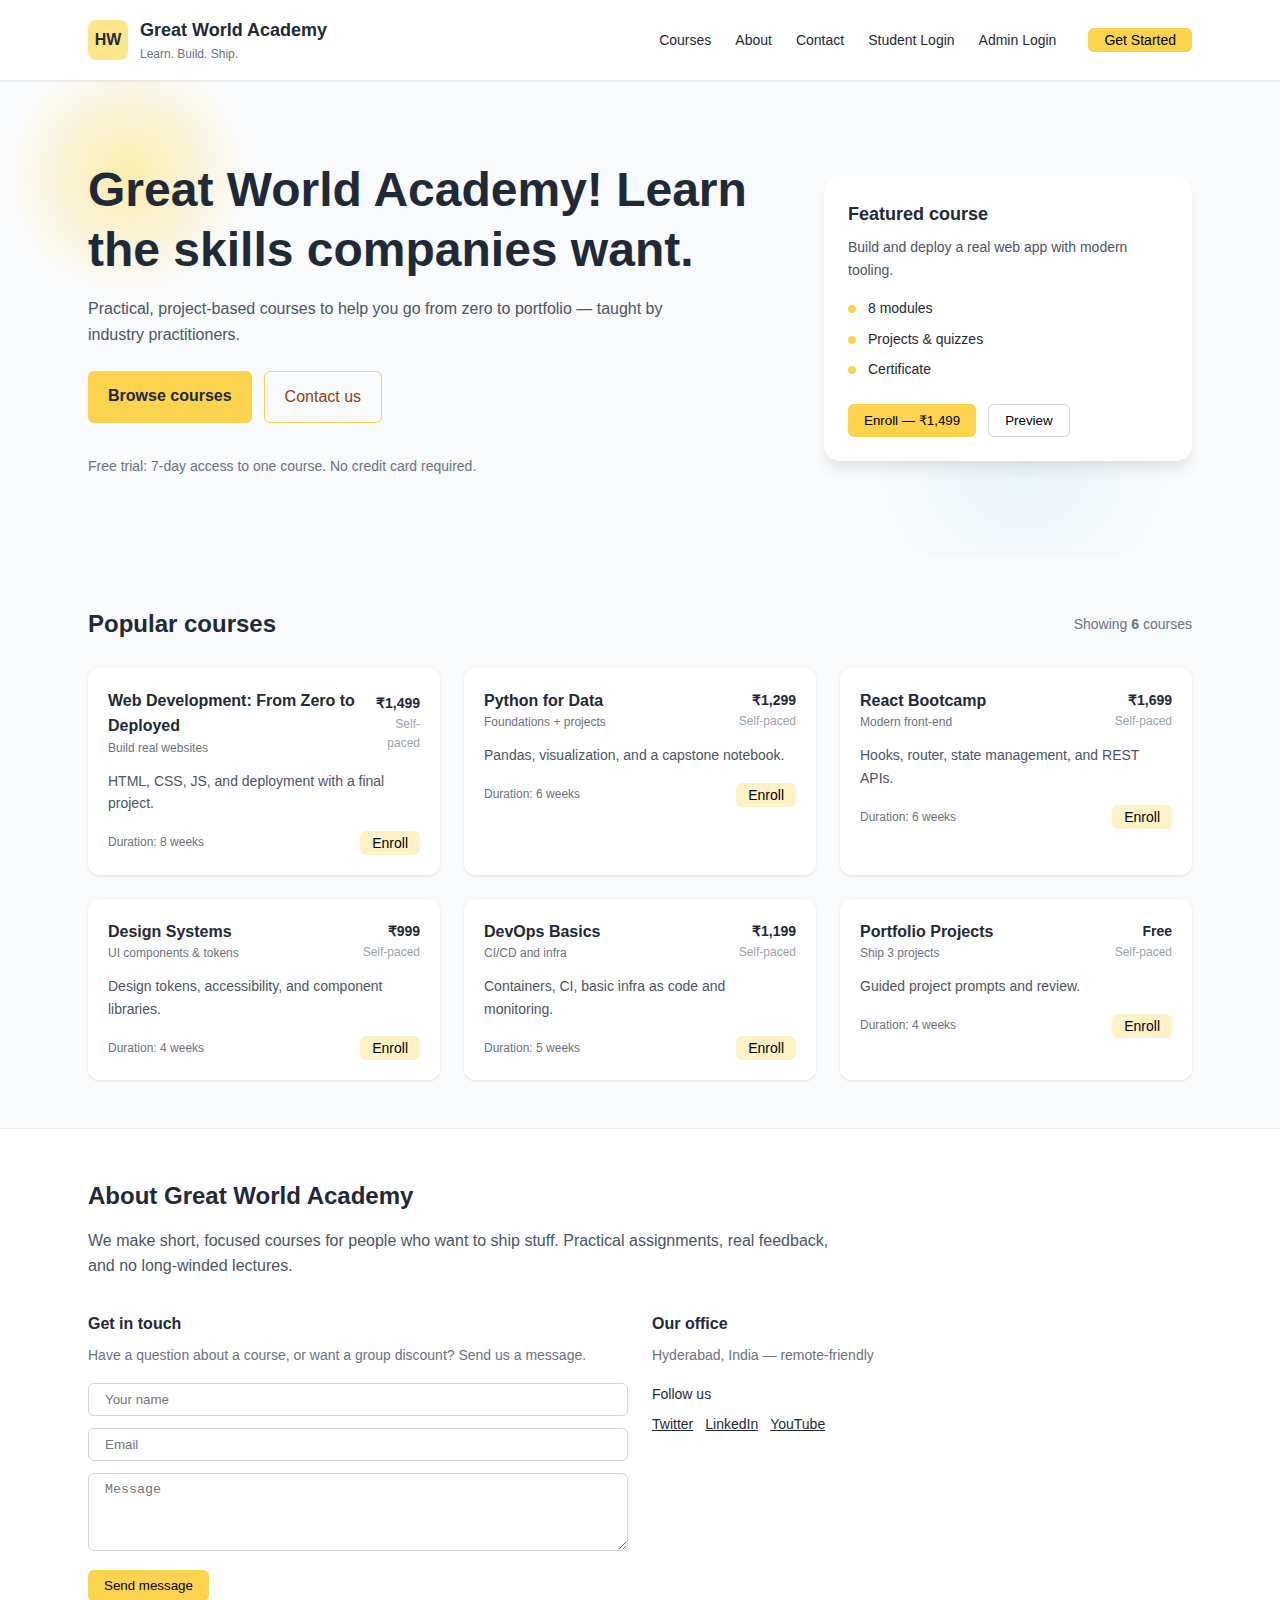
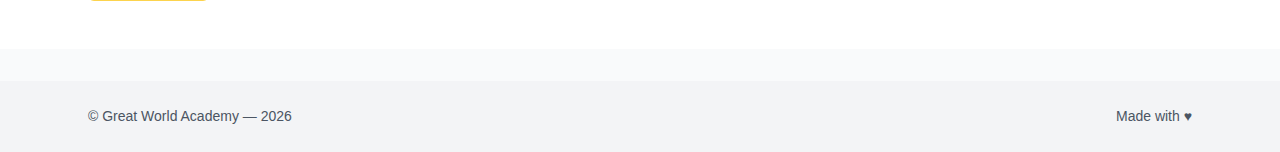
<file: index.html>
<!doctype html>
<html lang="en">
<head>
  <meta charset="utf-8" />
  <meta name="viewport" content="width=device-width, initial-scale=1" />
  <title>Course Selling Website</title>
  
  <link rel="stylesheet" href="styles.css">
</head>
<body>
  
  <header class="header">
    <div class="header-container">
      <a href="#" class="logo-link">
        <div class="logo-icon">HW</div>
        <div>
          <h1 class="logo-title">Great World Academy</h1>
          <p class="logo-subtitle">Learn. Build. Ship.</p>
        </div>
      </a>

      <nav class="nav">
        <a href="#courses" class="nav-link">Courses</a>
        <a href="#about" class="nav-link">About</a>
        <a href="#contact" class="nav-link">Contact</a>
        <a href="./components/student-login.html" class="nav-link">Student Login</a>
        <a href="./components/admin-login.html" class="nav-link">Admin Login</a>
        <button id="ctaHeader" class="cta-button">Get Started</button>
      </nav>

      <button id="menuBtn" class="menu-button">Menu</button>
    </div>
  </header>

  
  <section class="gradient-blob">
    <div class="hero-container">
      <div class="hero-content">
        <h2 class="hero-title">Great World Academy! Learn the skills companies want.</h2>
        <p class="hero-subtitle">Practical, project-based courses to help you go from zero to portfolio — taught by industry practitioners.</p>

        <div class="hero-buttons">
          <a href="#courses" class="primary-button">Browse courses</a>
          <a href="#contact" class="secondary-button">Contact us</a>
        </div>

        <div class="hero-trial">
          <span class="hero-trial-label">Free trial:</span> 7-day access to one course. No credit card required.
        </div>
      </div>

      <div class="hero-sidebar">
        <div class="featured-course">
          <h3 class="featured-title">Featured course</h3>
          <p class="featured-description">Build and deploy a real web app with modern tooling.</p>

          <ul class="feature-list">
            <li class="feature-item"><span class="feature-bullet"></span> 8 modules</li>
            <li class="feature-item"><span class="feature-bullet"></span> Projects & quizzes</li>
            <li class="feature-item"><span class="feature-bullet"></span> Certificate</li>
          </ul>

          <div class="featured-buttons">
            <button class="enroll-button">Enroll — ₹1,499</button>
            <button class="preview-button">Preview</button>
          </div>
        </div>
      </div>
    </div>
  </section>

  
  <section id="courses" class="courses-section">
    <div class="courses-header">
      <h3 class="courses-title">Popular courses</h3>
      <div class="courses-count">Showing <strong>6</strong> courses</div>
    </div>

    
    <template id="course-template">
      <article class="course-card">
        <div class="course-header">
          <div>
            <h4 class="course-title">Course title</h4>
            <p class="course-subtitle">Short description</p>
          </div>
          <div class="course-price-section">
            <div class="course-price">₹999</div>
            <div class="course-pace">Self-paced</div>
          </div>
        </div>

        <p class="course-description">Longer one-line description of what you'll learn in the course.</p>

        <div class="course-footer">
          <div class="course-duration">Duration: <span>6 weeks</span></div>
          <button class="course-enroll-btn enroll">Enroll</button>
        </div>
      </article>
    </template>

    
    <div id="coursesGrid" class="courses-grid"></div>
  </section>

  
  <section id="about" class="about-section">
    <div class="about-container">
      <h3 class="about-title">About Great World Academy</h3>
      <p class="about-description">We make short, focused courses for people who want to ship stuff. Practical assignments, real feedback, and no long-winded lectures.</p>

      <div id="contact" class="contact-grid">
        <div>
          <h4 class="contact-title">Get in touch</h4>
          <p class="contact-subtitle">Have a question about a course, or want a group discount? Send us a message.</p>

          <form id="contactForm" class="contact-form">
            <input required name="name" placeholder="Your name" class="form-input"/>
            <input required name="email" type="email" placeholder="Email" class="form-input"/>
            <textarea required name="message" rows="4" placeholder="Message" class="form-textarea"></textarea>
            <div>
              <button type="submit" class="submit-button">Send message</button>
            </div>
          </form>
        </div>

        <div>
          <h4 class="contact-title">Our office</h4>
          <p class="office-info">Hyderabad, India — remote-friendly</p>

          <div class="social-section">
            <p class="social-title">Follow us</p>
            <div class="social-links">
              <a href="#" class="social-link">Twitter</a>
              <a href="#" class="social-link">LinkedIn</a>
              <a href="#" class="social-link">YouTube</a>
            </div>
          </div>
        </div>
      </div>
    </div>
  </section>

  <footer class="footer">
    <div class="footer-container">
      <div>© Great World Academy — <span id="year"></span></div>
      <div>Made with ♥</div>
    </div>
  </footer>

  <script>
    
    const courses = [
      { title: 'Web Development: From Zero to Deployed', sub: 'Build real websites', price: '₹1,499', duration: '8 weeks', long: 'HTML, CSS, JS, and deployment with a final project.' },
      { title: 'Python for Data', sub: 'Foundations + projects', price: '₹1,299', duration: '6 weeks', long: 'Pandas, visualization, and a capstone notebook.' },
      { title: 'React Bootcamp', sub: 'Modern front-end', price: '₹1,699', duration: '6 weeks', long: 'Hooks, router, state management, and REST APIs.' },
      { title: 'Design Systems', sub: 'UI components & tokens', price: '₹999', duration: '4 weeks', long: 'Design tokens, accessibility, and component libraries.' },
      { title: 'DevOps Basics', sub: 'CI/CD and infra', price: '₹1,199', duration: '5 weeks', long: 'Containers, CI, basic infra as code and monitoring.' },
      { title: 'Portfolio Projects', sub: 'Ship 3 projects', price: 'Free', duration: '4 weeks', long: 'Guided project prompts and review.' }
    ];

    const grid = document.getElementById('coursesGrid');
    const template = document.getElementById('course-template');

    courses.forEach(c => {
      const el = template.content.cloneNode(true);
      el.querySelector('.course-title').textContent = c.title;
      el.querySelector('.course-subtitle').textContent = c.sub;
      el.querySelector('.course-price').textContent = c.price;
      el.querySelector('.course-duration span').textContent = c.duration;
      el.querySelector('.course-description').textContent = c.long;
      el.querySelector('.enroll').addEventListener('click', () => alert('Enrolled in: ' + c.title));
      grid.appendChild(el);
    });

    
    document.getElementById('contactForm').addEventListener('submit', (e) => {
      e.preventDefault();
      const data = new FormData(e.target);
      alert('Thanks, ' + data.get('name') + '! We received your message.');
      e.target.reset();
    });

    document.getElementById('year').textContent = (new Date()).getFullYear();
    document.getElementById('ctaHeader').addEventListener('click', () => location.hash = '#courses');
    document.getElementById('menuBtn').addEventListener('click', () => alert('Mobile menu: try the links above on larger screens'));
  </script>
</body>
</html>
</file>
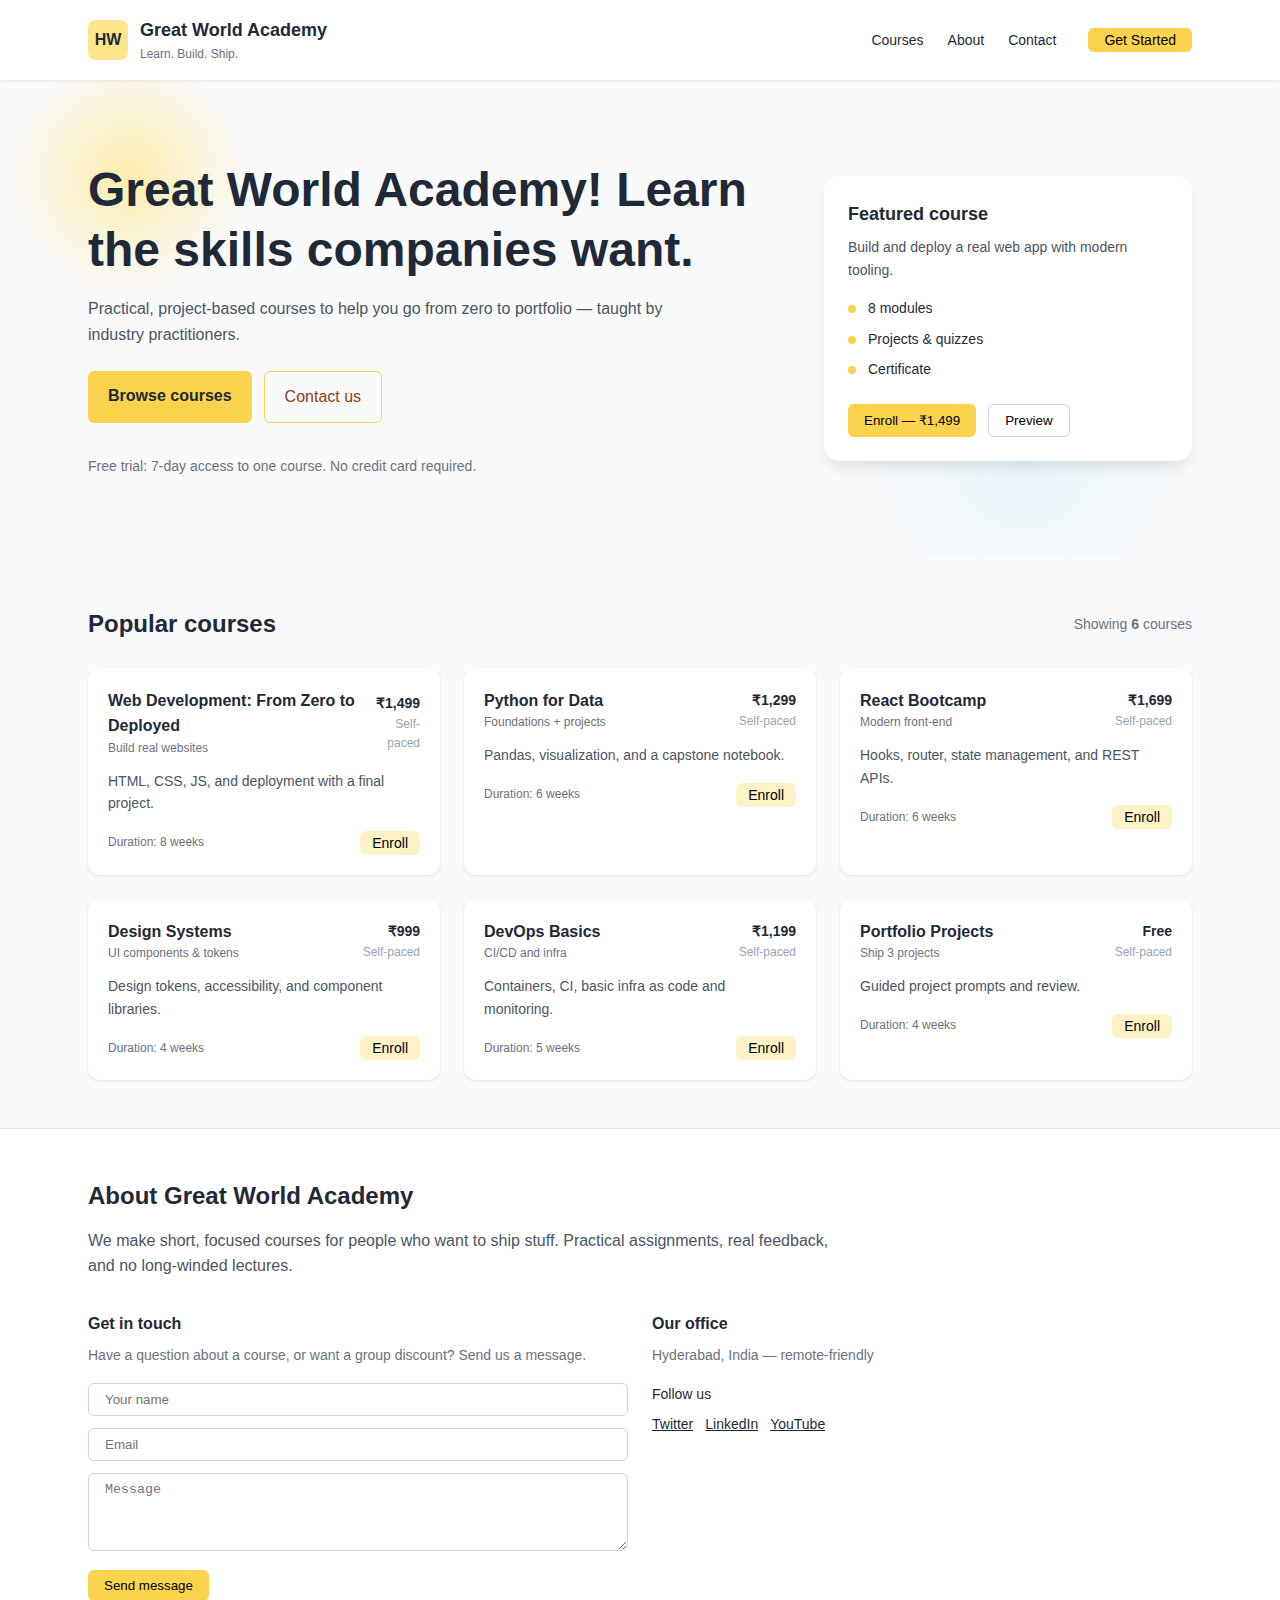
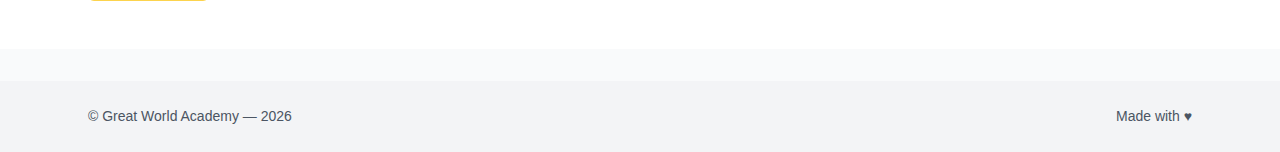
<file: client.html>
<!doctype html>
<html lang="en">
<head>
  <meta charset="utf-8" />
  <meta name="viewport" content="width=device-width, initial-scale=1" />
  <title>Course Selling Website</title>
  <!-- Custom styles -->
  <link rel="stylesheet" href="styles.css">
</head>
<body>
  <!-- Header -->
  <header class="header">
    <div class="header-container">
      <a href="#" class="logo-link">
        <div class="logo-icon">HW</div>
        <div>
          <h1 class="logo-title">Great World Academy</h1>
          <p class="logo-subtitle">Learn. Build. Ship.</p>
        </div>
      </a>

      <nav class="nav">
        <a href="#courses" class="nav-link">Courses</a>
        <a href="#about" class="nav-link">About</a>
        <a href="#contact" class="nav-link">Contact</a>
        <button id="ctaHeader" class="cta-button">Get Started</button>
      </nav>

      <button id="menuBtn" class="menu-button">Menu</button>
    </div>
  </header>

  <!-- Hero -->
  <section class="gradient-blob">
    <div class="hero-container">
      <div class="hero-content">
        <h2 class="hero-title">Great World Academy! Learn the skills companies want.</h2>
        <p class="hero-subtitle">Practical, project-based courses to help you go from zero to portfolio — taught by industry practitioners.</p>

        <div class="hero-buttons">
          <a href="#courses" class="primary-button">Browse courses</a>
          <a href="#contact" class="secondary-button">Contact us</a>
        </div>

        <div class="hero-trial">
          <span class="hero-trial-label">Free trial:</span> 7-day access to one course. No credit card required.
        </div>
      </div>

      <div class="hero-sidebar">
        <div class="featured-course">
          <h3 class="featured-title">Featured course</h3>
          <p class="featured-description">Build and deploy a real web app with modern tooling.</p>

          <ul class="feature-list">
            <li class="feature-item"><span class="feature-bullet"></span> 8 modules</li>
            <li class="feature-item"><span class="feature-bullet"></span> Projects & quizzes</li>
            <li class="feature-item"><span class="feature-bullet"></span> Certificate</li>
          </ul>

          <div class="featured-buttons">
            <button class="enroll-button">Enroll — ₹1,499</button>
            <button class="preview-button">Preview</button>
          </div>
        </div>
      </div>
    </div>
  </section>

  <!-- Courses grid -->
  <section id="courses" class="courses-section">
    <div class="courses-header">
      <h3 class="courses-title">Popular courses</h3>
      <div class="courses-count">Showing <strong>6</strong> courses</div>
    </div>

    <!-- Course card template -->
    <template id="course-template">
      <article class="course-card">
        <div class="course-header">
          <div>
            <h4 class="course-title">Course title</h4>
            <p class="course-subtitle">Short description</p>
          </div>
          <div class="course-price-section">
            <div class="course-price">₹999</div>
            <div class="course-pace">Self-paced</div>
          </div>
        </div>

        <p class="course-description">Longer one-line description of what you'll learn in the course.</p>

        <div class="course-footer">
          <div class="course-duration">Duration: <span>6 weeks</span></div>
          <button class="course-enroll-btn enroll">Enroll</button>
        </div>
      </article>
    </template>

    <!-- Course grid container - JS will populate this with course cards -->
    <div id="coursesGrid" class="courses-grid"></div>
  </section>

  <!-- About / Contact -->
  <section id="about" class="about-section">
    <div class="about-container">
      <h3 class="about-title">About Great World Academy</h3>
      <p class="about-description">We make short, focused courses for people who want to ship stuff. Practical assignments, real feedback, and no long-winded lectures.</p>

      <div id="contact" class="contact-grid">
        <div>
          <h4 class="contact-title">Get in touch</h4>
          <p class="contact-subtitle">Have a question about a course, or want a group discount? Send us a message.</p>

          <form id="contactForm" class="contact-form">
            <input required name="name" placeholder="Your name" class="form-input"/>
            <input required name="email" type="email" placeholder="Email" class="form-input"/>
            <textarea required name="message" rows="4" placeholder="Message" class="form-textarea"></textarea>
            <div>
              <button type="submit" class="submit-button">Send message</button>
            </div>
          </form>
        </div>

        <div>
          <h4 class="contact-title">Our office</h4>
          <p class="office-info">Hyderabad, India — remote-friendly</p>

          <div class="social-section">
            <p class="social-title">Follow us</p>
            <div class="social-links">
              <a href="#" class="social-link">Twitter</a>
              <a href="#" class="social-link">LinkedIn</a>
              <a href="#" class="social-link">YouTube</a>
            </div>
          </div>
        </div>
      </div>
    </div>
  </section>

  <footer class="footer">
    <div class="footer-container">
      <div>© Great World Academy — <span id="year"></span></div>
      <div>Made with ♥</div>
    </div>
  </footer>

  <script>
    // Small client-side logic to populate courses and wire up UI
    const courses = [
      { title: 'Web Development: From Zero to Deployed', sub: 'Build real websites', price: '₹1,499', duration: '8 weeks', long: 'HTML, CSS, JS, and deployment with a final project.' },
      { title: 'Python for Data', sub: 'Foundations + projects', price: '₹1,299', duration: '6 weeks', long: 'Pandas, visualization, and a capstone notebook.' },
      { title: 'React Bootcamp', sub: 'Modern front-end', price: '₹1,699', duration: '6 weeks', long: 'Hooks, router, state management, and REST APIs.' },
      { title: 'Design Systems', sub: 'UI components & tokens', price: '₹999', duration: '4 weeks', long: 'Design tokens, accessibility, and component libraries.' },
      { title: 'DevOps Basics', sub: 'CI/CD and infra', price: '₹1,199', duration: '5 weeks', long: 'Containers, CI, basic infra as code and monitoring.' },
      { title: 'Portfolio Projects', sub: 'Ship 3 projects', price: 'Free', duration: '4 weeks', long: 'Guided project prompts and review.' }
    ];

    const grid = document.getElementById('coursesGrid');
    const template = document.getElementById('course-template');

    courses.forEach(c => {
      const el = template.content.cloneNode(true);
      el.querySelector('.course-title').textContent = c.title;
      el.querySelector('.course-subtitle').textContent = c.sub;
      el.querySelector('.course-price').textContent = c.price;
      el.querySelector('.course-duration span').textContent = c.duration;
      el.querySelector('.course-description').textContent = c.long;
      el.querySelector('.enroll').addEventListener('click', () => alert('Enrolled in: ' + c.title));
      grid.appendChild(el);
    });

    // contact form faux-submit
    document.getElementById('contactForm').addEventListener('submit', (e) => {
      e.preventDefault();
      const data = new FormData(e.target);
      alert('Thanks, ' + data.get('name') + '! We received your message.');
      e.target.reset();
    });

    // small UI wiring
    document.getElementById('year').textContent = (new Date()).getFullYear();
    document.getElementById('ctaHeader').addEventListener('click', () => location.hash = '#courses');
    document.getElementById('menuBtn').addEventListener('click', () => alert('Mobile menu: try the links above on larger screens'));
  </script>
</body>
</html>
</file>
<file: styles.css>
* {
  margin: 0;
  padding: 0;
  box-sizing: border-box;
}

body {
  font-family: -apple-system, BlinkMacSystemFont, 'Segoe UI', Roboto, Oxygen, Ubuntu, Cantarell, sans-serif;
  line-height: 1.6;
  color: #1f2937;
  background-color: #f9fafb;
}

/* Layout utilities */
.container {
  max-width: 72rem;
  margin: 0 auto;
  padding: 0 1.5rem;
}

.flex {
  display: flex;
}

.flex-col {
  flex-direction: column;
}

.flex-wrap {
  flex-wrap: wrap;
}

.items-center {
  align-items: center;
}

.items-start {
  align-items: flex-start;
}

.justify-between {
  justify-content: space-between;
}

.justify-center {
  justify-content: center;
}

.gap-3 {
  gap: 0.75rem;
}

.gap-6 {
  gap: 1.5rem;
}

.gap-8 {
  gap: 2rem;
}

.grid {
  display: grid;
}

.grid-cols-1 {
  grid-template-columns: repeat(1, 1fr);
}

.space-y-2 > * + * {
  margin-top: 0.5rem;
}

.space-y-3 > * + * {
  margin-top: 0.75rem;
}

/* Responsive grid */
@media (min-width: 640px) {
  .sm-grid-cols-2 {
    grid-template-columns: repeat(2, 1fr);
  }
}

@media (min-width: 768px) {
  .md-flex {
    display: flex;
  }
  .md-grid-cols-2 {
    grid-template-columns: repeat(2, 1fr);
  }
  .md-hidden {
    display: none;
  }
}

@media (min-width: 1024px) {
  .lg-flex-row {
    flex-direction: row;
  }
  .lg-grid-cols-3 {
    grid-template-columns: repeat(3, 1fr);
  }
  .lg-w-1-3 {
    width: 33.333333%;
  }
  .lg-py-20 {
    padding-top: 5rem;
    padding-bottom: 5rem;
  }
  .lg-text-5xl {
    font-size: 3rem;
    line-height: 1.2;
  }
}

/* Custom gradient background for hero section */
.gradient-blob {
  background: radial-gradient(circle at 10% 20%, rgba(253,230,138,0.7), transparent 10%),
              radial-gradient(circle at 80% 80%, rgba(56,189,248,0.08), transparent 15%);
}

/* Header styles */
.header {
  background-color: white;
  box-shadow: 0 1px 3px 0 rgba(0, 0, 0, 0.1);
}

.header-container {
  max-width: 72rem;
  margin: 0 auto;
  padding: 1rem 1.5rem;
  display: flex;
  align-items: center;
  justify-content: space-between;
}

.logo-link {
  display: flex;
  align-items: center;
  gap: 0.75rem;
  text-decoration: none;
  color: inherit;
}

.logo-icon {
  width: 2.5rem;
  height: 2.5rem;
  border-radius: 0.5rem;
  background-color: #fde68a;
  display: flex;
  align-items: center;
  justify-content: center;
  font-weight: bold;
}

.logo-title {
  font-size: 1.125rem;
  font-weight: 600;
}

.logo-subtitle {
  font-size: 0.75rem;
  color: #6b7280;
}

.nav {
  display: none;
  gap: 1.5rem;
  align-items: center;
  font-size: 0.875rem;
}

@media (min-width: 768px) {
  .nav {
    display: flex;
  }
}

.nav-link {
  text-decoration: none;
  color: inherit;
}

.nav-link:hover {
  text-decoration: underline;
}

.cta-button {
  margin-left: 0.5rem;
  padding: 0.25rem 1rem;
  border-radius: 0.375rem;
  background-color: #fcd34d;
  border: none;
  font-size: 0.875rem;
  font-weight: 500;
  cursor: pointer;
}

.cta-button:hover {
  background-color: #f59e0b;
}

.menu-button {
  display: block;
  padding: 0.75rem;
  border-radius: 0.375rem;
  background-color: #fef3c7;
  border: none;
  cursor: pointer;
}

@media (min-width: 768px) {
  .menu-button {
    display: none;
  }
}

/* Hero section */
.hero-container {
  max-width: 72rem;
  margin: 0 auto;
  padding: 3rem 1.5rem;
  display: flex;
  flex-direction: column;
  align-items: center;
  gap: 2rem;
}

@media (min-width: 1024px) {
  .hero-container {
    padding: 5rem 1.5rem;
    flex-direction: row;
  }
}

.hero-content {
  flex: 1;
}

.hero-title {
  font-size: 2.25rem;
  font-weight: 800;
  line-height: 1.25;
}

@media (min-width: 1024px) {
  .hero-title {
    font-size: 3rem;
  }
}

.hero-subtitle {
  margin-top: 1rem;
  color: #4b5563;
  max-width: 36rem;
}

.hero-buttons {
  margin-top: 1.5rem;
  display: flex;
  flex-wrap: wrap;
  gap: 0.75rem;
}

.primary-button {
  padding: 0.75rem 1.25rem;
  border-radius: 0.375rem;
  background-color: #fcd34d;
  text-decoration: none;
  color: inherit;
  font-weight: 600;
}

.primary-button:hover {
  background-color: #f59e0b;
}

.secondary-button {
  padding: 0.75rem 1.25rem;
  border-radius: 0.375rem;
  border: 1px solid #fcd34d;
  color: #92400e;
  text-decoration: none;
  background-color: transparent;
}

.hero-trial {
  margin-top: 2rem;
  font-size: 0.875rem;
  color: #6b7280;
}

.hero-trial-label {
  font-weight: 500;
}

.hero-sidebar {
  width: 100%;
}

@media (min-width: 1024px) {
  .hero-sidebar {
    width: 33.333333%;
  }
}

.featured-course {
  border-radius: 1rem;
  padding: 1.5rem;
  background-color: white;
  box-shadow: 0 10px 15px -3px rgba(0, 0, 0, 0.1);
}

.featured-title {
  font-size: 1.125rem;
  font-weight: 600;
}

.featured-description {
  margin-top: 0.5rem;
  font-size: 0.875rem;
  color: #4b5563;
}

.feature-list {
  margin-top: 1rem;
  list-style: none;
  font-size: 0.875rem;
}

.feature-item {
  display: flex;
  align-items: flex-start;
  gap: 0.75rem;
  margin-top: 0.5rem;
}

.feature-bullet {
  display: inline-block;
  width: 0.5rem;
  height: 0.5rem;
  background-color: #fcd34d;
  border-radius: 50%;
  margin-top: 0.5rem;
}

.featured-buttons {
  margin-top: 1.5rem;
  display: flex;
  gap: 0.75rem;
}

.enroll-button {
  padding: 0.5rem 1rem;
  background-color: #fcd34d;
  border-radius: 0.375rem;
  font-weight: 500;
  border: none;
  cursor: pointer;
}

.preview-button {
  padding: 0.5rem 1rem;
  border: 1px solid #d1d5db;
  border-radius: 0.375rem;
  background-color: transparent;
  cursor: pointer;
}

/* Courses section */
.courses-section {
  max-width: 72rem;
  margin: 0 auto;
  padding: 3rem 1.5rem;
}

.courses-header {
  display: flex;
  align-items: center;
  justify-content: space-between;
}

.courses-title {
  font-size: 1.5rem;
  font-weight: bold;
}

.courses-count {
  font-size: 0.875rem;
  color: #6b7280;
}

.courses-grid {
  margin-top: 1.5rem;
  display: grid;
  gap: 1.5rem;
  grid-template-columns: repeat(1, 1fr);
}

@media (min-width: 640px) {
  .courses-grid {
    grid-template-columns: repeat(2, 1fr);
  }
}

@media (min-width: 1024px) {
  .courses-grid {
    grid-template-columns: repeat(3, 1fr);
  }
}

.course-card {
  border-radius: 0.75rem;
  background-color: white;
  padding: 1.25rem;
  box-shadow: 0 1px 3px 0 rgba(0, 0, 0, 0.1);
  transition: box-shadow 0.3s ease;
}

.course-card:hover {
  box-shadow: 0 4px 6px -1px rgba(0, 0, 0, 0.1);
}

.course-header {
  display: flex;
  align-items: center;
  justify-content: space-between;
}

.course-title {
  font-weight: 600;
}

.course-subtitle {
  font-size: 0.75rem;
  color: #6b7280;
}

.course-price-section {
  text-align: right;
}

.course-price {
  font-size: 0.875rem;
  font-weight: 600;
}

.course-pace {
  font-size: 0.75rem;
  color: #9ca3af;
}

.course-description {
  margin-top: 0.75rem;
  font-size: 0.875rem;
  color: #4b5563;
}

.course-footer {
  margin-top: 1rem;
  display: flex;
  align-items: center;
  justify-content: space-between;
}

.course-duration {
  font-size: 0.75rem;
  color: #6b7280;
}

.course-enroll-btn {
  padding: 0.25rem 0.75rem;
  font-size: 0.875rem;
  border-radius: 0.375rem;
  background-color: #fef3c7;
  border: none;
  cursor: pointer;
}

/* About section */
.about-section {
  background-color: white;
  border-top: 1px solid #e5e7eb;
}

.about-container {
  max-width: 72rem;
  margin: 0 auto;
  padding: 3rem 1.5rem;
}

.about-title {
  font-size: 1.5rem;
  font-weight: bold;
}

.about-description {
  margin-top: 0.75rem;
  color: #4b5563;
  max-width: 48rem;
}

.contact-grid {
  margin-top: 2rem;
  display: grid;
  grid-template-columns: repeat(1, 1fr);
  gap: 1.5rem;
}

@media (min-width: 768px) {
  .contact-grid {
    grid-template-columns: repeat(2, 1fr);
  }
}

.contact-title {
  font-weight: 600;
}

.contact-subtitle {
  font-size: 0.875rem;
  color: #6b7280;
  margin-top: 0.5rem;
}

.contact-form {
  margin-top: 1rem;
}

.form-input {
  width: 100%;
  padding: 0.5rem 1rem;
  border: 1px solid #d1d5db;
  border-radius: 0.375rem;
  margin-bottom: 0.75rem;
}

.form-textarea {
  width: 100%;
  padding: 0.5rem 1rem;
  border: 1px solid #d1d5db;
  border-radius: 0.375rem;
  resize: vertical;
  margin-bottom: 0.75rem;
}

.submit-button {
  padding: 0.5rem 1rem;
  background-color: #fcd34d;
  border-radius: 0.375rem;
  border: none;
  cursor: pointer;
}

.office-info {
  margin-top: 0.5rem;
  font-size: 0.875rem;
  color: #6b7280;
}

.social-section {
  margin-top: 1rem;
}

.social-title {
  font-size: 0.875rem;
}

.social-links {
  margin-top: 0.5rem;
  display: flex;
  gap: 0.75rem;
}

.social-link {
  font-size: 0.875rem;
  text-decoration: underline;
  color: inherit;
}

/* Footer */
.footer {
  background-color: #f3f4f6;
  margin-top: 2rem;
}

.footer-container {
  max-width: 72rem;
  margin: 0 auto;
  padding: 1.5rem;
  font-size: 0.875rem;
  color: #4b5563;
  display: flex;
  justify-content: space-between;
}

/* Utility classes */
.hidden {
  display: none;
}

.w-full {
  width: 100%;
}

.flex-1 {
  flex: 1;
}

.font-medium {
  font-weight: 500;
}

.font-semibold {
  font-weight: 600;
}

.font-bold {
  font-weight: bold;
}

.text-right {
  text-align: right;
}

.inline-block {
  display: inline-block;
}

.rounded-full {
  border-radius: 50%;
}

.transition {
  transition: all 0.3s ease;
}
</file>
